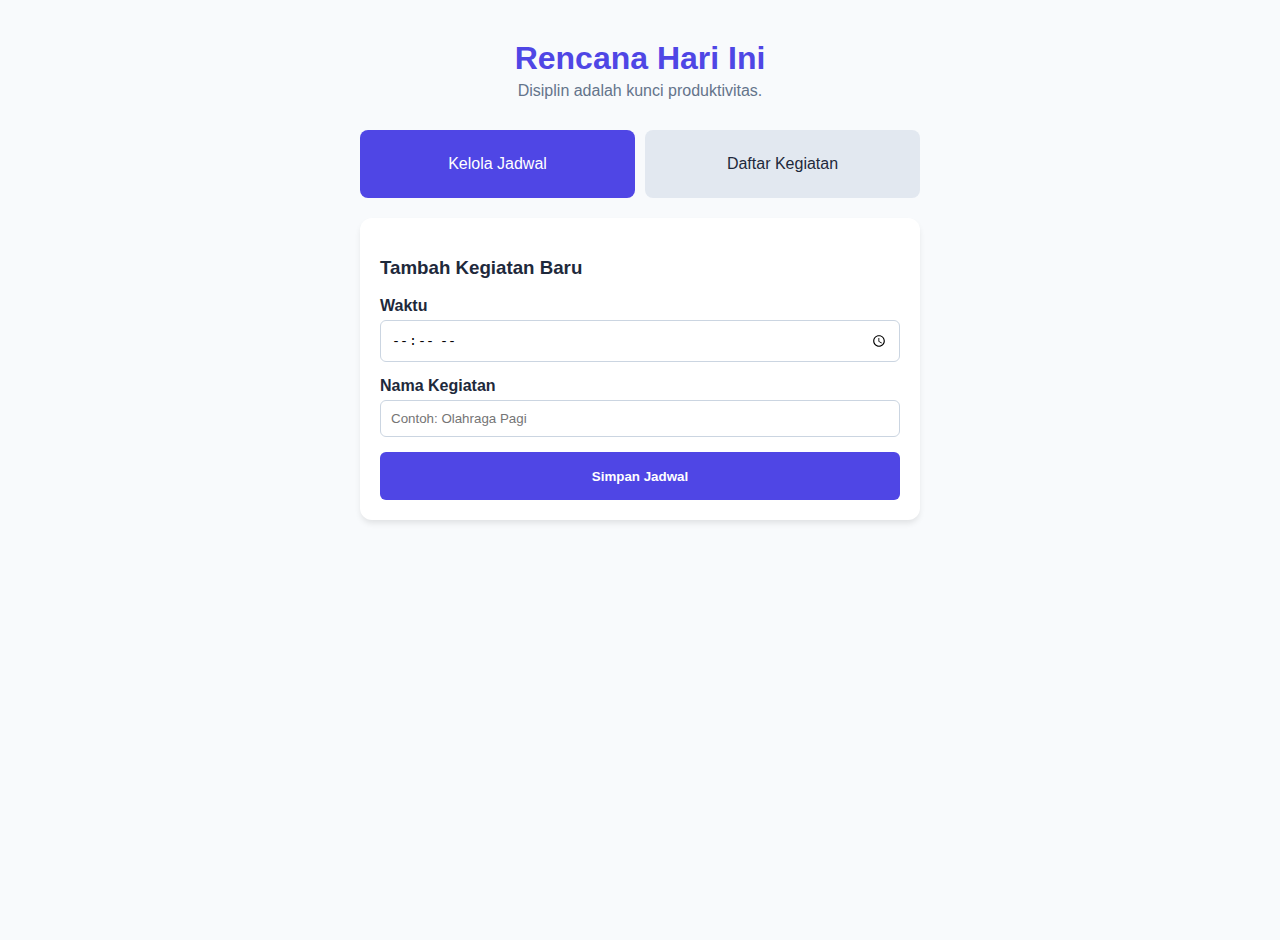
<file: index.html>
<!DOCTYPE html>
<html lang="id">
<head>
  <link rel="manifest" href="manifest.json">

<meta name="apple-mobile-web-app-capable" content="yes">
<meta name="apple-mobile-web-app-status-bar-style" content="black-translucent">
<meta name="theme-color" content="#4f46e5">

<meta name="viewport" content="width=device-width, initial-scale=1.0, maximum-scale=1.0, user-scalable=no">

    <meta charset="UTF-8">
    <meta name="viewport" content="width=device-width, initial-scale=1.0">
    <title>Daily Planner - Dashboard</title>
    <link rel="stylesheet" href="style.css">
</head>
<body>
    <div class="container">
        <header>
            <h1>Rencana Hari Ini</h1>
            <p>Disiplin adalah kunci produktivitas.</p>
        </header>

        <nav>
            <a href="index.html" class="active">Kelola Jadwal</a>
            <a href="kegiatan.html">Daftar Kegiatan</a>
        </nav>

        <section class="card">
            <h3>Tambah Kegiatan Baru</h3>
            <form id="scheduleForm">
                <div class="input-group">
                    <label>Waktu</label>
                    <input type="time" id="time" required>
                </div>
                <div class="input-group">
                    <label>Nama Kegiatan</label>
                    <input type="text" id="activity" placeholder="Contoh: Olahraga Pagi" required>
                </div>
                <button type="submit" class="btn-primary">Simpan Jadwal</button>
            </form>
        </section>
    </div>

    <script>
        document.getElementById('scheduleForm').addEventListener('submit', function(e) {
            e.preventDefault();
            const time = document.getElementById('time').value;
            const activity = document.getElementById('activity').value;

            const newActivity = {
                id: Date.now(),
                time: time,
                activity: activity,
                completed: false
            };

            let activities = JSON.parse(localStorage.getItem('activities')) || [];
            activities.push(newActivity);
            // Sortir otomatis berdasarkan waktu
            activities.sort((a, b) => a.time.localeCompare(b.time));
            
            localStorage.setItem('activities', JSON.stringify(activities));
            alert('Kegiatan berhasil ditambahkan!');
            this.reset();
        });
    </script>
    <script>
  if ('serviceWorker' in navigator) {
    navigator.serviceWorker.register('sw.js')
      .then(() => console.log("Service Worker Registered"))
      .catch(err => console.log("Service Worker Failed", err));
  }
</script>

</body>
</html>
</file>
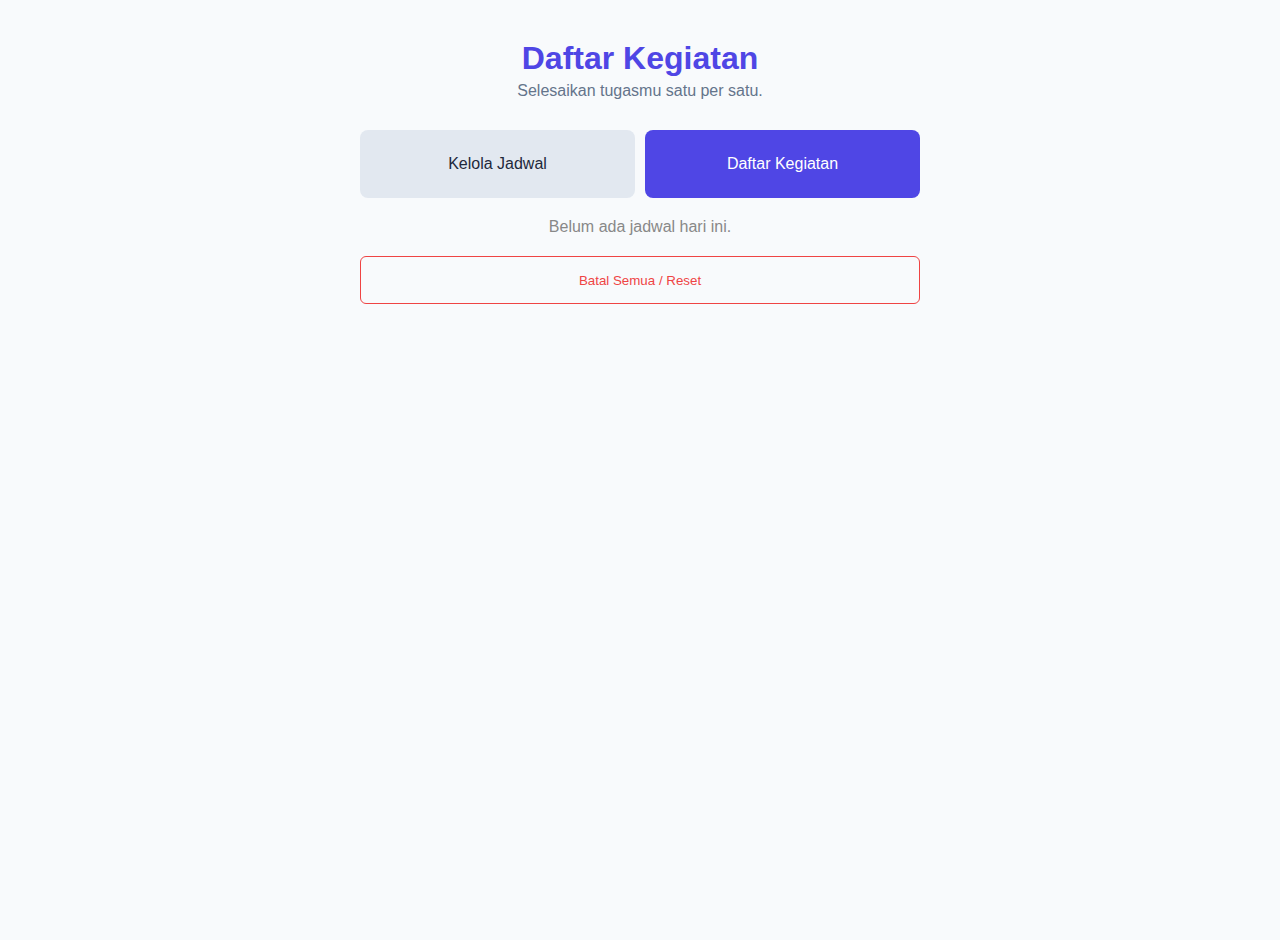
<file: kegiatan.html>
<!DOCTYPE html>
<html lang="id">
<head>
    <meta charset="UTF-8">
    <meta name="viewport" content="width=device-width, initial-scale=1.0">
    <title>Daily Planner - Daftar Kegiatan</title>
    <link rel="stylesheet" href="style.css">
</head>
<body>
    <div class="container">
        <header>
            <h1>Daftar Kegiatan</h1>
            <p>Selesaikan tugasmu satu per satu.</p>
        </header>

        <nav>
            <a href="index.html">Kelola Jadwal</a>
            <a href="kegiatan.html" class="active">Daftar Kegiatan</a>
        </nav>

        <div id="activityList">
            </div>

        <button onclick="clearAll()" class="btn-danger">Batal Semua / Reset</button>
    </div>

    <script>
        function loadActivities() {
            const list = document.getElementById('activityList');
            const activities = JSON.parse(localStorage.getItem('activities')) || [];
            list.innerHTML = '';

            if (activities.length === 0) {
                list.innerHTML = '<p style="text-align:center; color:#888;">Belum ada jadwal hari ini.</p>';
                return;
            }

            activities.forEach(item => {
                const card = document.createElement('div');
                card.className = `activity-item ${item.completed ? 'done' : ''}`;
                card.innerHTML = `
                    <div class="info">
                        <span class="time">${item.time}</span>
                        <span class="name">${item.activity}</span>
                    </div>
                    <button onclick="markDone(${item.id})" class="btn-done">
                        ${item.completed ? 'Selesai' : 'Checklist'}
                    </button>
                `;
                list.appendChild(card);
            });
        }

        function markDone(id) {
            let activities = JSON.parse(localStorage.getItem('activities'));
            activities = activities.map(item => {
                if (item.id === id) item.completed = !item.completed;
                return item;
            });
            localStorage.setItem('activities', JSON.stringify(activities));
            loadActivities();
        }

        function clearAll() {
            if (confirm('Apakah Anda yakin ingin menghapus semua jadwal?')) {
                localStorage.removeItem('activities');
                loadActivities();
            }
        }

        window.onload = loadActivities;
    </script>
</body>
</html>
</file>
<file: style.css>
/* style.css */
:root {
    --primary: #4f46e5;
    --bg: #f8fafc;
    --text: #1e293b;
    --card: #ffffff;
    --success: #10b981;
    --danger: #ef4444;
}

body {
    font-family: 'Segoe UI', Tahoma, Geneva, Verdana, sans-serif;
    background-color: var(--bg);
    color: var(--text);
    margin: 0;
    padding: 20px;
}

.container {
    max-width: 500px;
    margin: 0 auto;
}

header {
    text-align: center;
    margin-bottom: 30px;
}

header h1 { margin: 0; color: var(--primary); }
header p { color: #64748b; margin-top: 5px; }

nav {
    display: flex;
    gap: 10px;
    margin-bottom: 20px;
}

nav a {
    flex: 1;
    text-align: center;
    padding: 10px;
    text-decoration: none;
    background: #e2e8f0;
    color: var(--text);
    border-radius: 8px;
    transition: 0.3s;
}

nav a.active {
    background: var(--primary);
    color: white;
}

.card {
    background: var(--card);
    padding: 20px;
    border-radius: 12px;
    box-shadow: 0 4px 6px -1px rgba(0,0,0,0.1);
}

.input-group {
    margin-bottom: 15px;
}

.input-group label {
    display: block;
    margin-bottom: 5px;
    font-weight: 600;
}

input {
    width: 100%;
    padding: 10px;
    border: 1px solid #cbd5e1;
    border-radius: 6px;
    box-sizing: border-box;
}

.btn-primary {
    width: 100%;
    padding: 12px;
    background: var(--primary);
    color: white;
    border: none;
    border-radius: 6px;
    cursor: pointer;
    font-weight: bold;
}

.activity-item {
    background: white;
    padding: 15px;
    margin-bottom: 10px;
    border-radius: 10px;
    display: flex;
    justify-content: space-between;
    align-items: center;
    box-shadow: 0 2px 4px rgba(0,0,0,0.05);
}

.activity-item.done {
    opacity: 0.6;
    border-left: 5px solid var(--success);
}

.activity-item.done .name {
    text-decoration: line-through;
}

.info {
    display: flex;
    flex-direction: column;
}

.time {
    font-size: 0.85rem;
    color: var(--primary);
    font-weight: bold;
}

.name {
    font-size: 1.1rem;
    font-weight: 500;
}

.btn-done {
    background: #f1f5f9;
    border: 1px solid #cbd5e1;
    padding: 8px 15px;
    border-radius: 6px;
    cursor: pointer;
}

.done .btn-done {
    background: var(--success);
    color: white;
    border-color: var(--success);
}

.btn-danger {
    margin-top: 20px;
    width: 100%;
    background: none;
    color: var(--danger);
    border: 1px solid var(--danger);
    padding: 10px;
    border-radius: 6px;
    cursor: pointer;
}

.btn-danger:hover {
    background: var(--danger);
    color: white;
}
html, body {
    height: 100%;
    margin: 0;
    overflow-x: hidden;
}

.container {
    min-height: 100vh;
    padding: 20px;
    box-sizing: border-box;
    max-width: 600px; /* Sedikit lebih lebar untuk kenyamanan */
}

/* Membuat tombol lebih besar agar mudah ditekan jari */
button, nav a {
    min-height: 48px;
    display: flex;
    align-items: center;
    justify-content: center;
}
</file>
